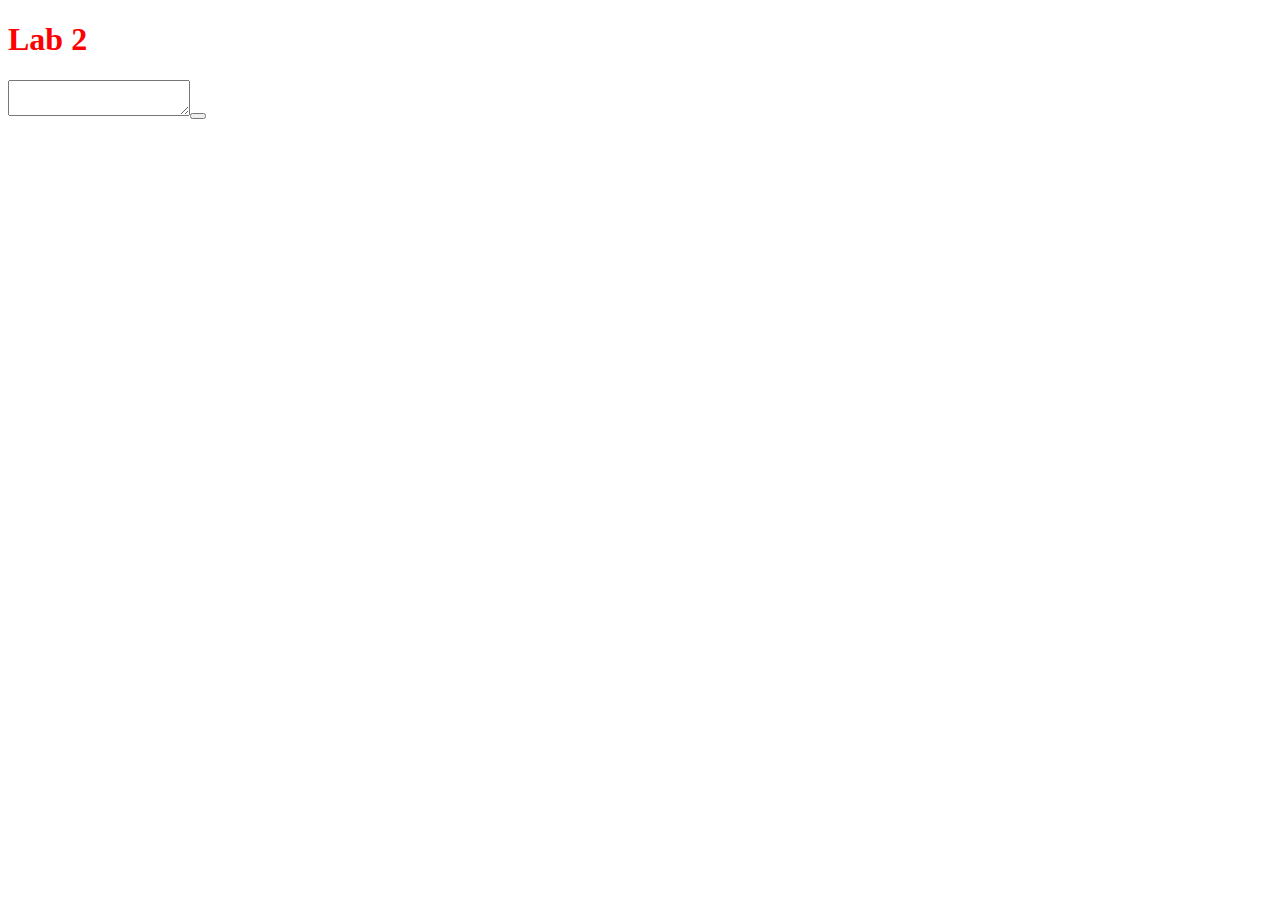
<file: Lab2/index.html>
<!DOCTYPE html>
<html lang="en">
<head>
    <meta charset="UTF-8">
    <meta name="viewport" content="width=device-width, initial-scale=1.0">
    <title>Document</title>
</head>
<body>
    <h1>Lab 2</h1>
</body>
<script src="script.js"></script>
</html>
</file>
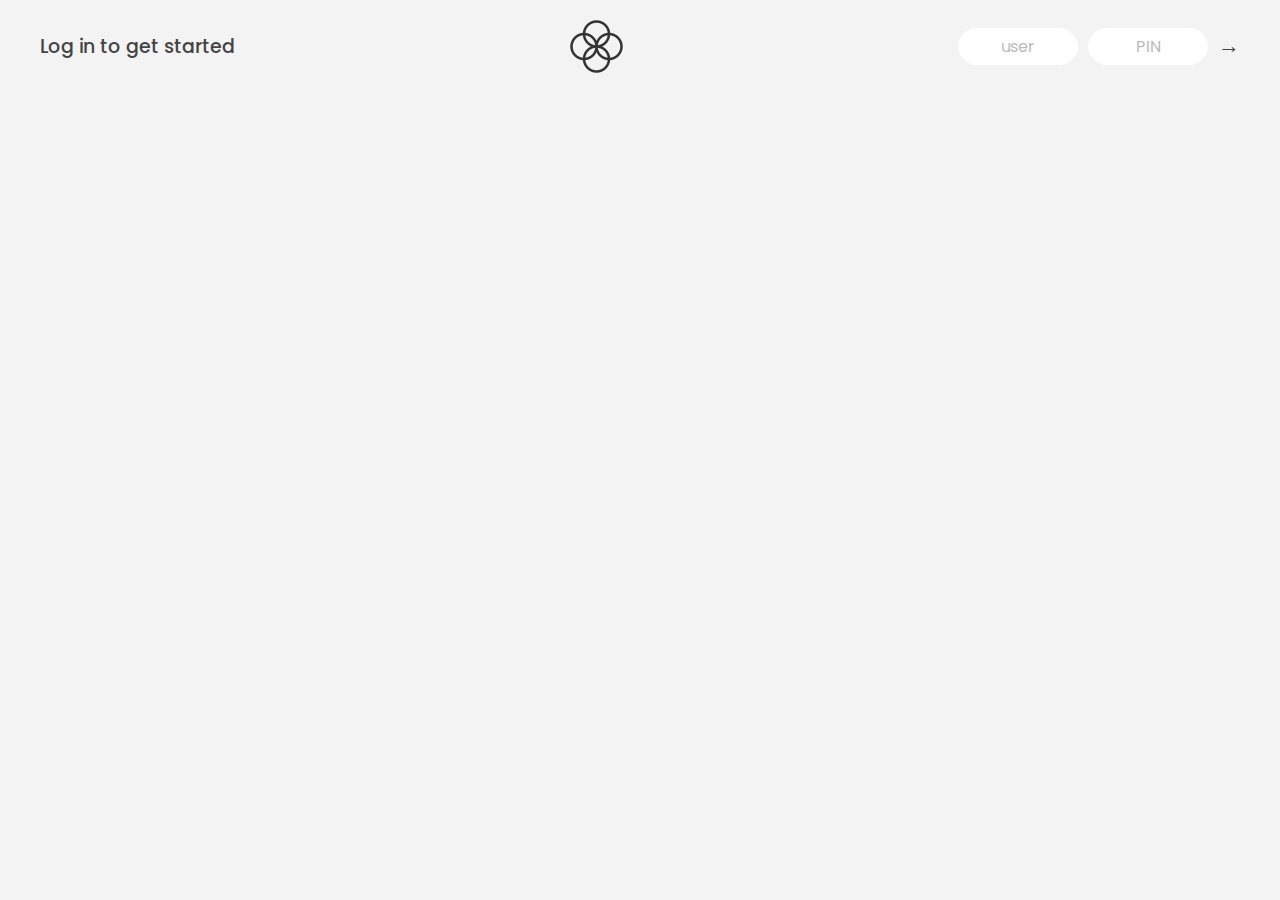
<file: BT_tuan_3/lab3.1/index.html>
<!DOCTYPE html>
<html lang="en">
  <head>
    <meta charset="UTF-8" />
    <meta name="viewport" content="width=device-width, initial-scale=1.0" />
    <meta http-equiv="X-UA-Compatible" content="ie=edge" />
    <link rel="shortcut icon" type="image/png" href="/icon.png" />

    <link
      href="https://fonts.googleapis.com/css?family=Poppins:400,500,600&display=swap"
      rel="stylesheet"
    />

    <link rel="stylesheet" href="style.css" />
    <title>Bankist</title>
  </head>
  <body>
    <!-- TOP NAVIGATION -->
    <nav>
      <p class="welcome">Log in to get started</p>
      <img src="logo.png" alt="Logo" class="logo" />
      <form class="login">
        <input
          type="text"
          placeholder="user"
          class="login__input login__input--user"
        />
        <!-- In practice, use type="password" -->
        <input
          type="text"
          placeholder="PIN"
          maxlength="4"
          class="login__input login__input--pin"
        />
        <button class="login__btn">&rarr;</button>
      </form>
    </nav>

    <main class="app">
      <!-- BALANCE -->
      <div class="balance">
        <div>
          <p class="balance__label">Current balance</p>
          <p class="balance__date">
            As of <span class="date">05/03/2037</span>
          </p>
        </div>
        <p class="balance__value">0000€</p>
      </div>

      <!-- MOVEMENTS -->
      <div class="movements">
        <div class="movements__row">
          <div class="movements__type movements__type--deposit">2 deposit</div>
          <div class="movements__date">3 days ago</div>
          <div class="movements__value">4 000€</div>
        </div>
        <div class="movements__row">
          <div class="movements__type movements__type--withdrawal">
            1 withdrawal
          </div>
          <div class="movements__date">24/01/2037</div>
          <div class="movements__value">-378€</div>
        </div>
      </div>

      <!-- SUMMARY -->
      <div class="summary">
        <p class="summary__label">In</p>
        <p class="summary__value summary__value--in">0000€</p>
        <p class="summary__label">Out</p>
        <p class="summary__value summary__value--out">0000€</p>
        <p class="summary__label">Interest</p>
        <p class="summary__value summary__value--interest">0000€</p>
        <button class="btn--sort">&downarrow; SORT</button>
      </div>

      <!-- OPERATION: TRANSFERS -->
      <div class="operation operation--transfer">
        <h2>Transfer money</h2>
        <form class="form form--transfer">
          <input type="text" class="form__input form__input--to" />
          <input type="number" class="form__input form__input--amount" />
          <button class="form__btn form__btn--transfer">&rarr;</button>
          <label class="form__label">Transfer to</label>
          <label class="form__label">Amount</label>
        </form>
      </div>

      <!-- OPERATION: LOAN -->
      <div class="operation operation--loan">
        <h2>Request loan</h2>
        <form class="form form--loan">
          <input type="number" class="form__input form__input--loan-amount" />
          <button class="form__btn form__btn--loan">&rarr;</button>
          <label class="form__label form__label--loan">Amount</label>
        </form>
      </div>

      <!-- OPERATION: CLOSE -->
      <div class="operation operation--close">
        <h2>Close account</h2>
        <form class="form form--close">
          <input type="text" class="form__input form__input--user" />
          <input
            type="password"
            maxlength="6"
            class="form__input form__input--pin"
          />
          <button class="form__btn form__btn--close">&rarr;</button>
          <label class="form__label">Confirm user</label>
          <label class="form__label">Confirm PIN</label>
        </form>
      </div>

      <!-- LOGOUT TIMER -->
      <p class="logout-timer">
        You will be logged out in <span class="timer">05:00</span>
      </p>
    </main>

    <!-- <footer>
      &copy; by Jonas Schmedtmann. Don't claim as your own :)
    </footer> -->

    <script src="script.js"></script>
  </body>
</html>
</file>
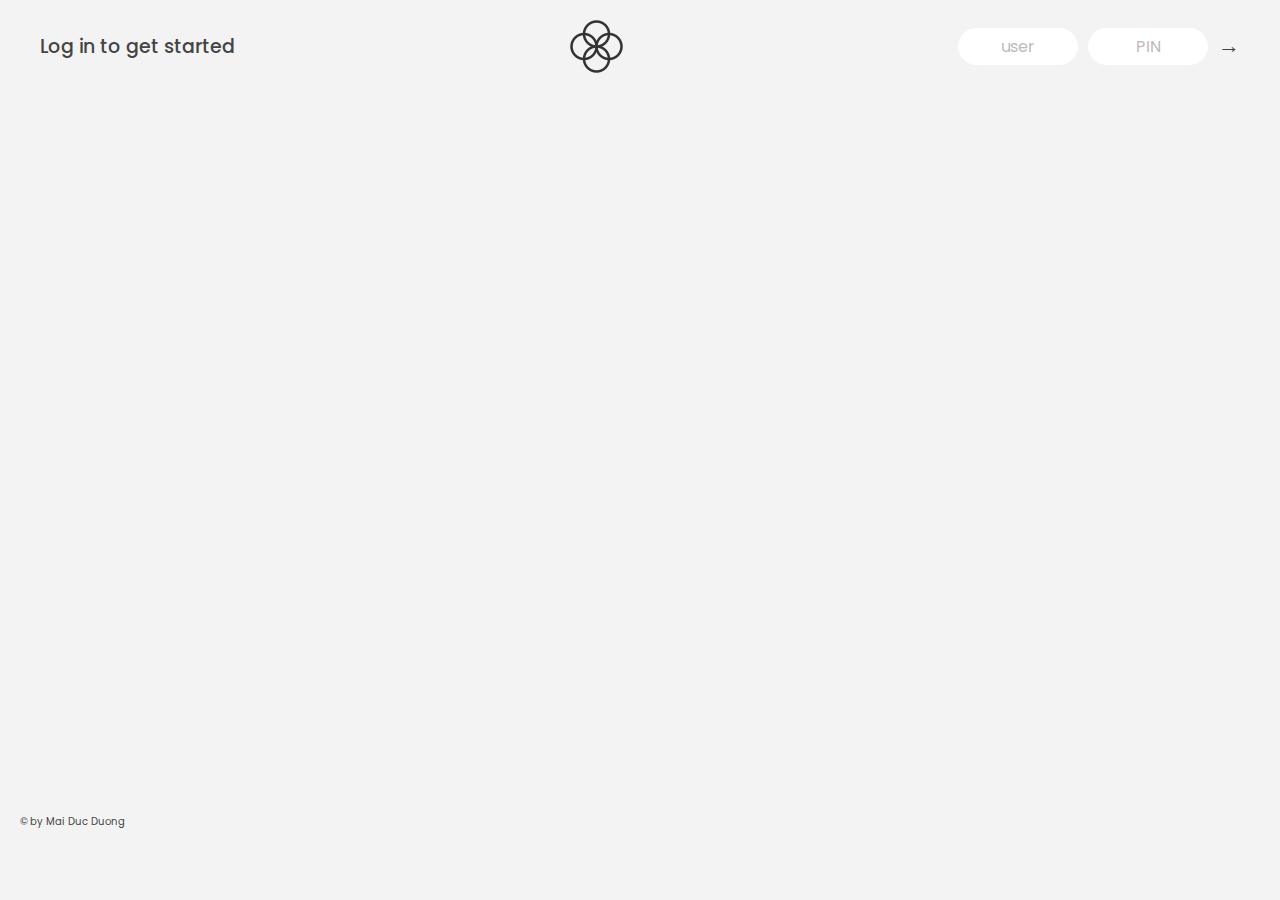
<file: BT_tuan_3/lab4.1/index.html>
<!doctype html>
<html lang="en">
  <head>
    <meta charset="UTF-8" />
    <meta name="viewport" content="width=device-width, initial-scale=1.0" />
    <meta http-equiv="X-UA-Compatible" content="ie=edge" />
    <link rel="shortcut icon" type="image/png" href="/icon.png" />

    <link
      href="https://fonts.googleapis.com/css?family=Poppins:400,500,600&display=swap"
      rel="stylesheet"
    />

    <link rel="stylesheet" href="style.css" />
    <title>Bankist</title>
  </head>
  <body>
    <nav>
      <p class="welcome">Log in to get started</p>
      <img src="logo.png" alt="Logo" class="logo" />
      <form class="login">
        <input
          type="text"
          placeholder="user"
          class="login__input login__input--user"
        />
        <input
          type="text"
          placeholder="PIN"
          maxlength="4"
          class="login__input login__input--pin"
        />
        <button class="login__btn">&rarr;</button>
      </form>
    </nav>

    <main class="app">
      <div class="balance">
        <div>
          <p class="balance__label">Current balance</p>
          <p class="balance__date">
            As of <span class="date">05/03/2037</span>
          </p>
        </div>
        <p class="balance__value">0000€</p>
      </div>

      <div class="movements">
        <div class="movements__row">
          <div class="movements__type movements__type--deposit">2 deposit</div>
          <div class="movements__date">3 days ago</div>
          <div class="movements__value">4 000€</div>
        </div>
        <div class="movements__row">
          <div class="movements__type movements__type--withdrawal">
            1 withdrawal
          </div>
          <div class="movements__date">24/01/2037</div>
          <div class="movements__value">-378€</div>
        </div>
      </div>

      <div class="summary">
        <p class="summary__label">In</p>
        <p class="summary__value summary__value--in">0000€</p>
        <p class="summary__label">Out</p>
        <p class="summary__value summary__value--out">0000€</p>
        <p class="summary__label">Interest</p>
        <p class="summary__value summary__value--interest">0000€</p>
        <button class="btn--sort">&downarrow; SORT</button>
      </div>

      <div class="operation operation--transfer">
        <h2>Transfer money</h2>
        <form class="form form--transfer">
          <input type="text" class="form__input form__input--to" />
          <input type="number" class="form__input form__input--amount" />
          <button class="form__btn form__btn--transfer">&rarr;</button>
          <label class="form__label">Transfer to</label>
          <label class="form__label">Amount</label>
        </form>
      </div>

      <div class="operation operation--loan">
        <h2>Request loan</h2>
        <form class="form form--loan">
          <input type="number" class="form__input form__input--loan-amount" />
          <button class="form__btn form__btn--loan">&rarr;</button>
          <label class="form__label form__label--loan">Amount</label>
        </form>
      </div>

      <div class="operation operation--close">
        <h2>Close account</h2>
        <form class="form form--close">
          <input type="text" class="form__input form__input--user" />
          <input
            type="password"
            maxlength="6"
            class="form__input form__input--pin"
          />
          <button class="form__btn form__btn--close">&rarr;</button>
          <label class="form__label">Confirm user</label>
          <label class="form__label">Confirm PIN</label>
        </form>
      </div>

      <p class="logout-timer">
        You will be logged out in <span class="timer">05:00</span>
      </p>
    </main>

    <footer>
      &copy; by Mai Duc Duong
    </footer>

    <script src="script.js"></script>
  </body>
</html>
</file>
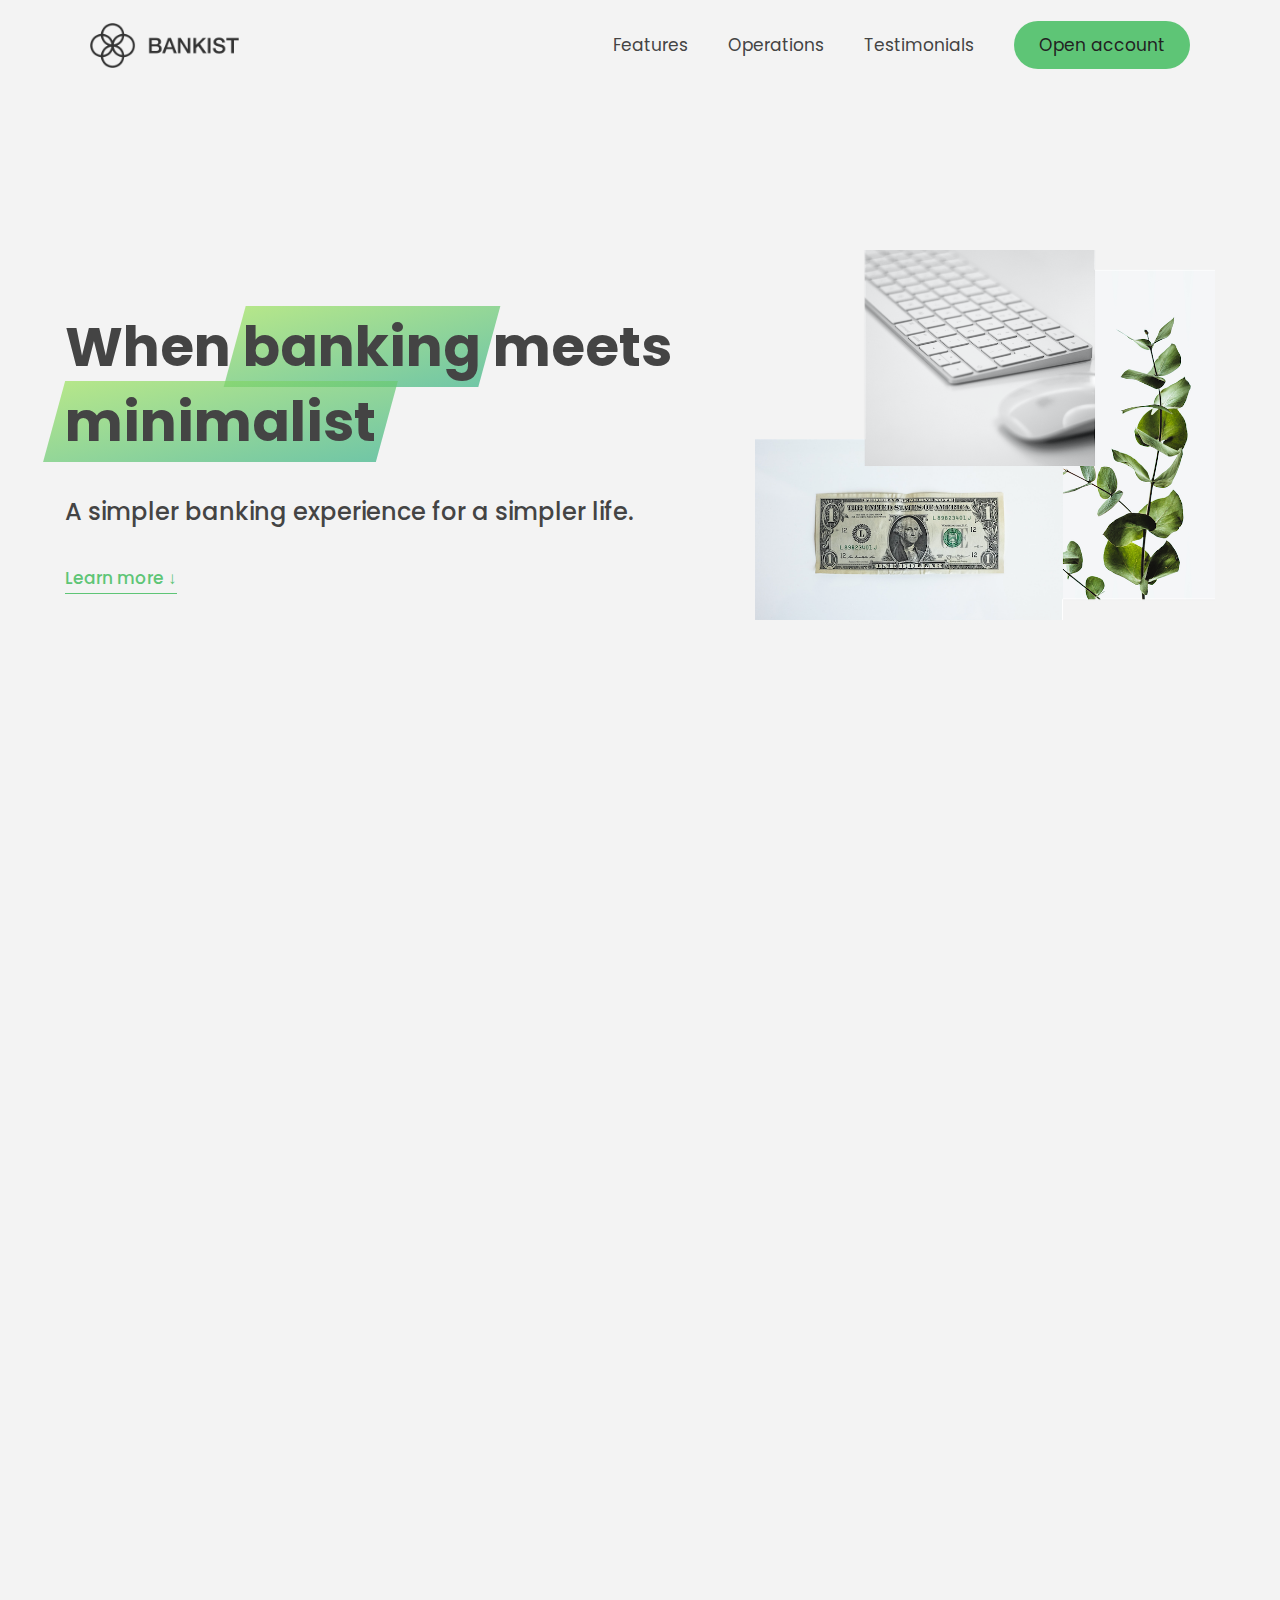
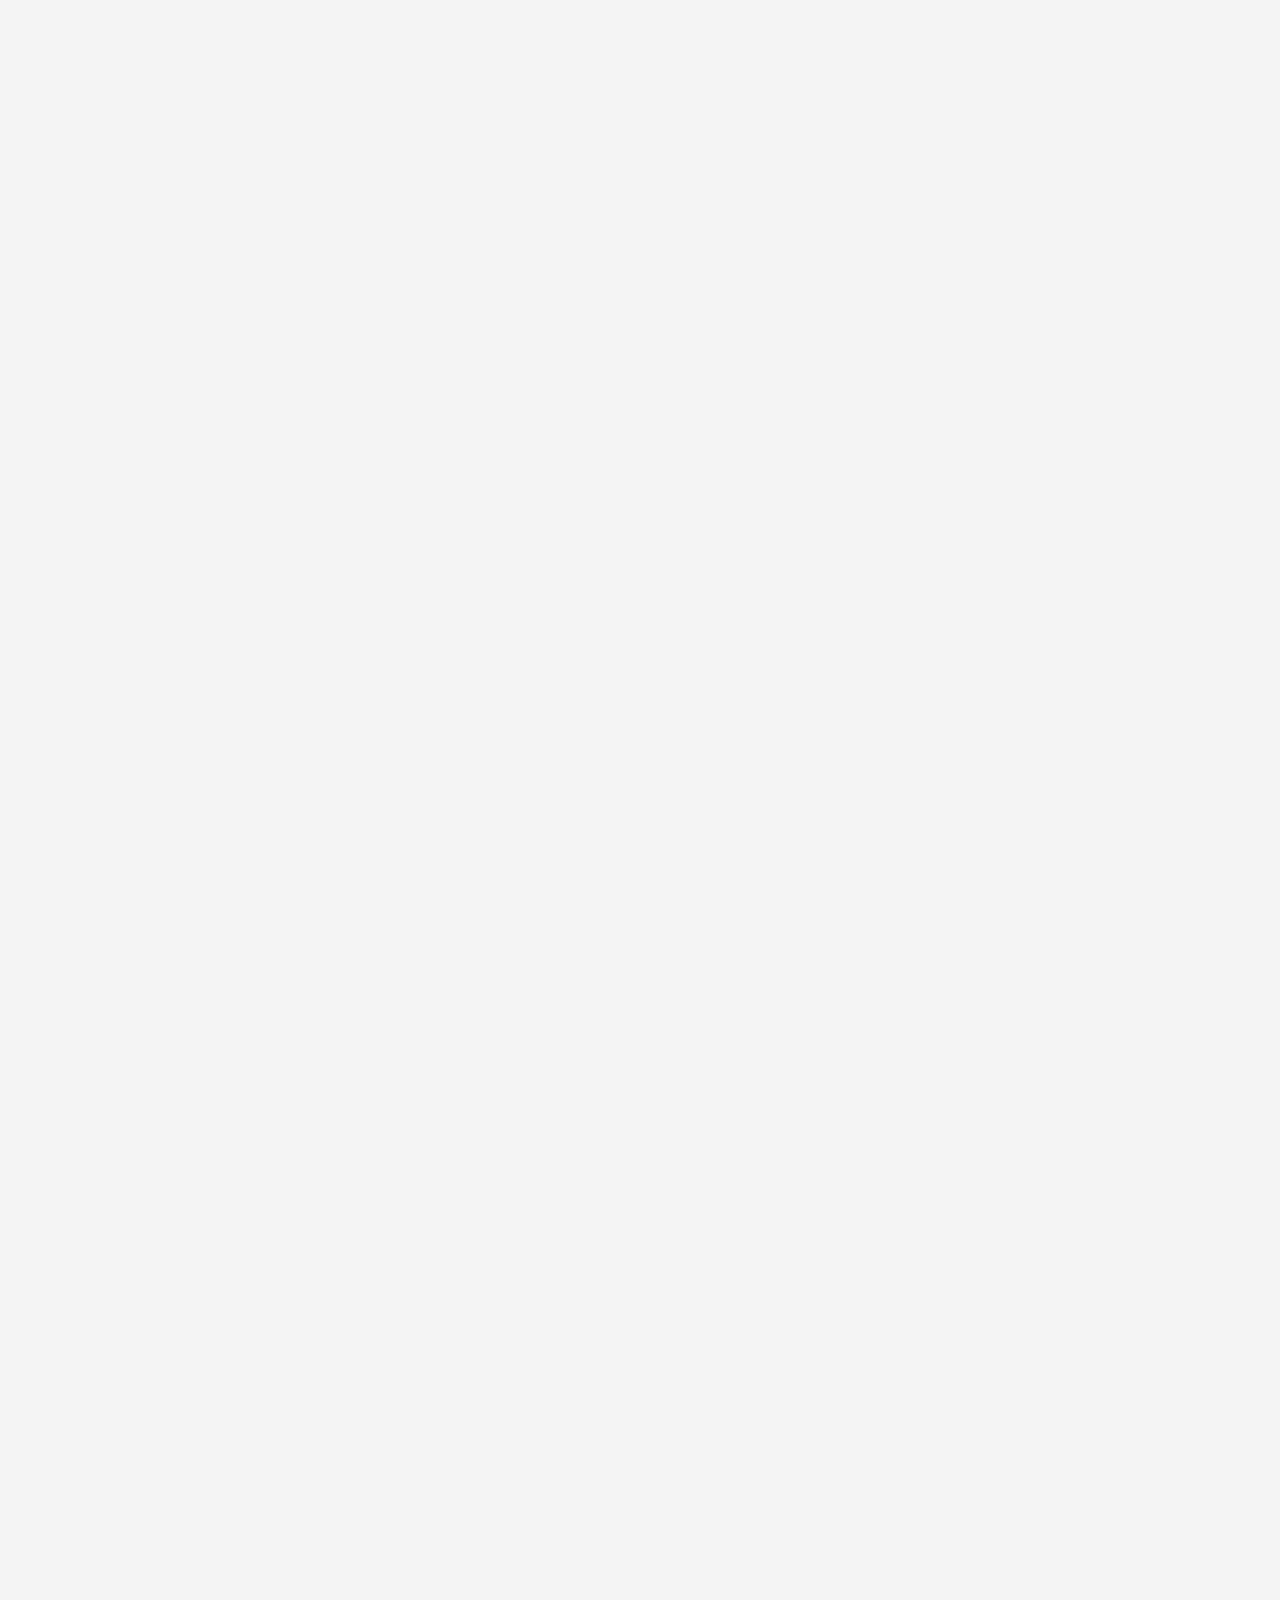
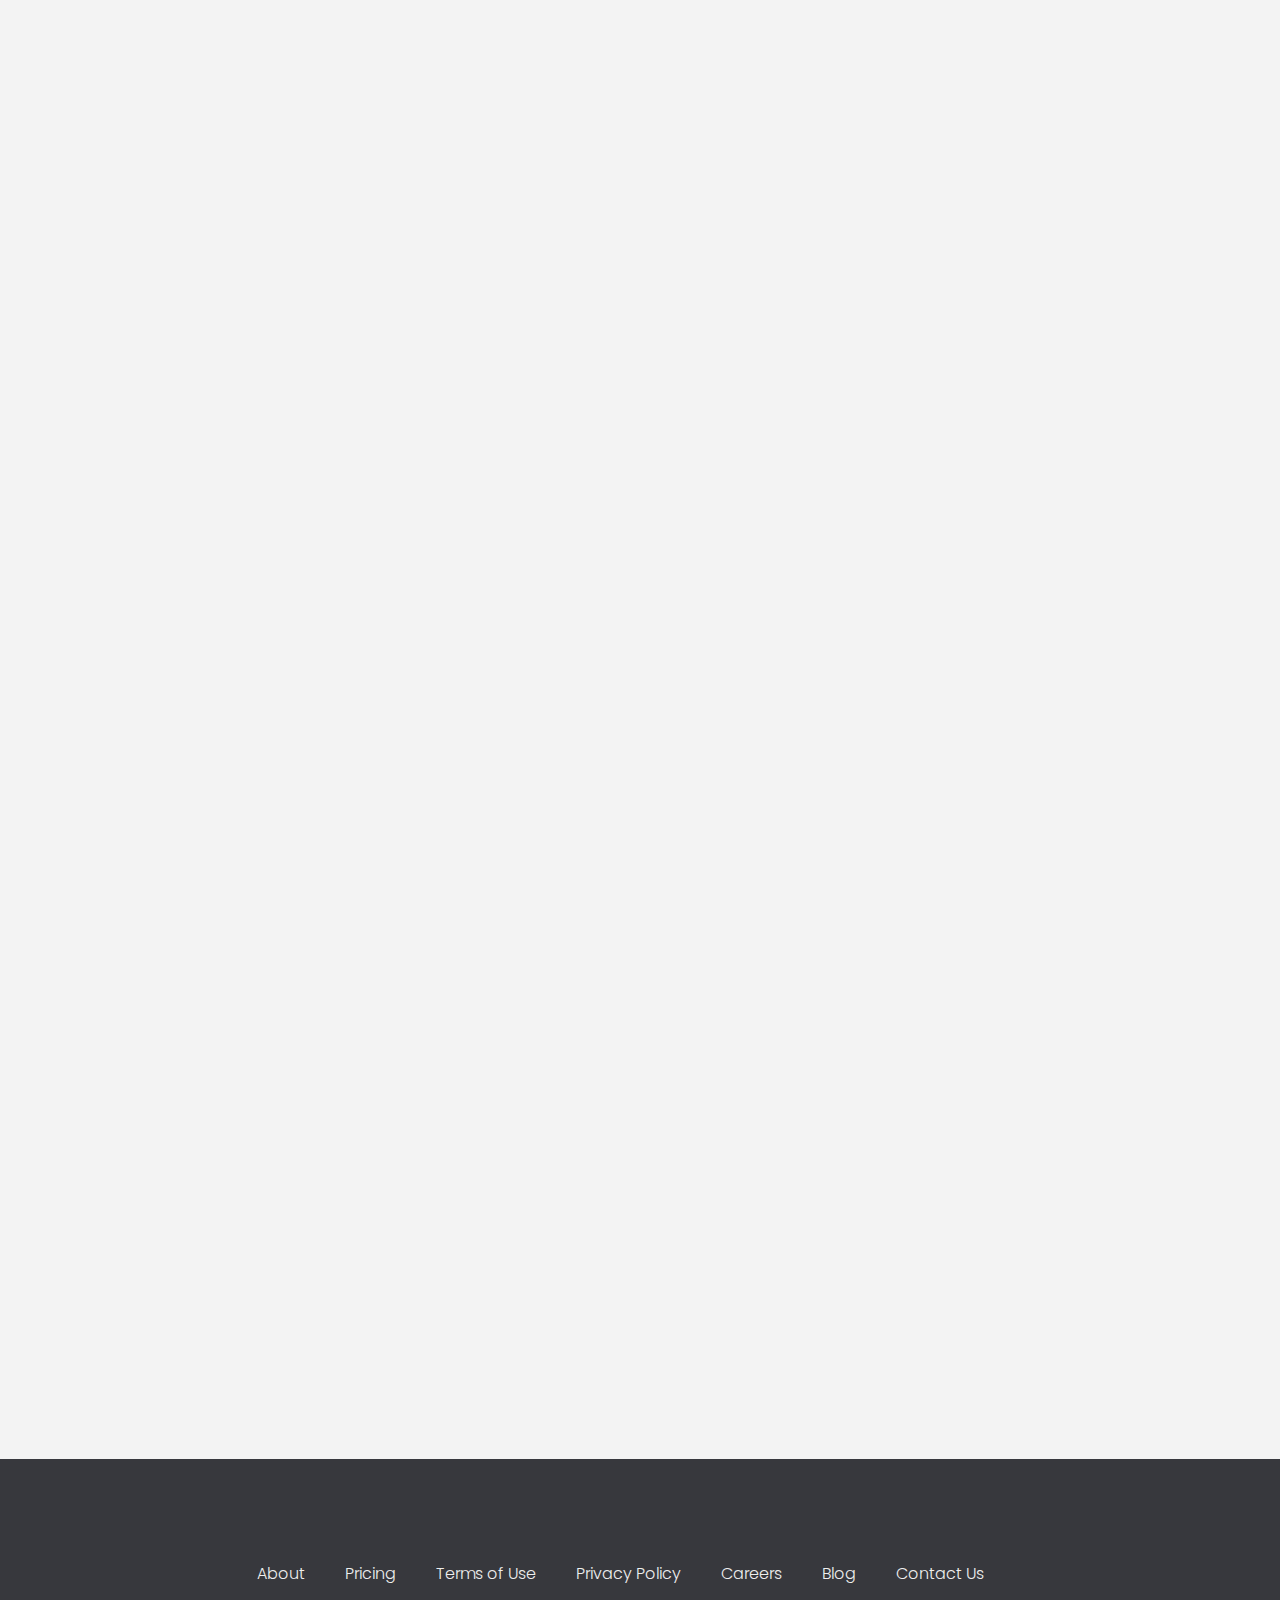
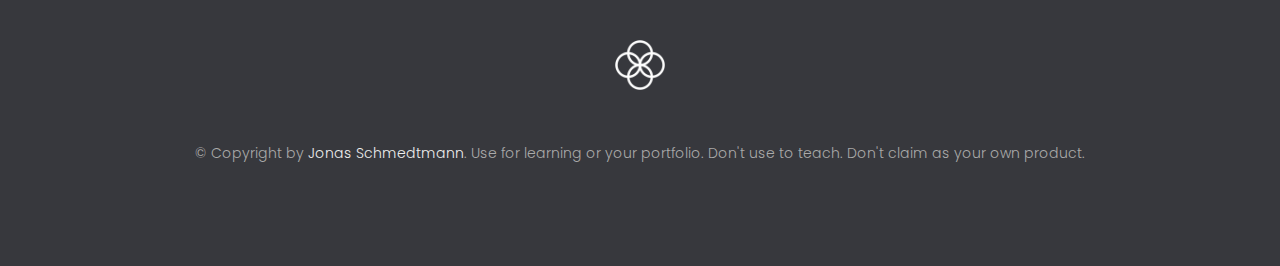
<file: BT_tuan_4/lab5/index.html>
<!DOCTYPE html>
<html lang="en">
  <head>
    <meta charset="UTF-8" />
    <meta name="viewport" content="width=device-width, initial-scale=1.0" />
    <meta http-equiv="X-UA-Compatible" content="ie=edge" />
    <link rel="shortcut icon" type="image/png" href="img/icon.png" />

    <link
      href="https://fonts.googleapis.com/css?family=Poppins:300,400,500,600&display=swap"
      rel="stylesheet"
    />
    <link rel="stylesheet" href="style.css" />
    <title>Bankist | When Banking meets Minimalist</title>

    <script defer src="script.js"></script>
  </head>
  <body>
    <header class="header">
      <nav class="nav">
        <img
          src="img/logo.png"
          alt="Bankist logo"
          class="nav__logo"
          id="logo"
          designer="Jonas"
          data-version-number="3.0"
        />
        <ul class="nav__links">
          <li class="nav__item">
            <a class="nav__link" href="#section--1">Features</a>
          </li>
          <li class="nav__item">
            <a class="nav__link" href="#section--2">Operations</a>
          </li>
          <li class="nav__item">
            <a class="nav__link" href="#section--3">Testimonials</a>
          </li>
          <li class="nav__item">
            <a class="nav__link nav__link--btn btn--show-modal" href="#"
              >Open account</a
            >
          </li>
        </ul>
      </nav>

      <div class="header__title">
        <h1>
          When
          <span class="highlight">banking</span>
          meets<br />
          <span class="highlight">minimalist</span>
        </h1>
        <h4>A simpler banking experience for a simpler life.</h4>
        <button class="btn--text btn--scroll-to">Learn more &DownArrow;</button>
        <img
          src="img/hero.png"
          class="header__img"
          alt="Minimalist bank items"
        />
      </div>
    </header>

    <section class="section" id="section--1">
      <div class="section__title">
        <h2 class="section__description">Features</h2>
        <h3 class="section__header">
          Everything you need in a modern bank and more.
        </h3>
      </div>

      <div class="features">
        <img
          src="img/digital-lazy.jpg"
          data-src="img/digital.jpg"
          alt="Computer"
          class="features__img lazy-img"
        />
        <div class="features__feature">
          <div class="features__icon">
            <svg>
              <use xlink:href="img/icons.svg#icon-monitor"></use>
            </svg>
          </div>
          <h5 class="features__header">100% digital bank</h5>
          <p>
            Lorem ipsum dolor sit amet consectetur adipisicing elit. Unde alias
            sint quos? Accusantium a fugiat porro reiciendis saepe quibusdam
            debitis ducimus.
          </p>
        </div>

        <div class="features__feature">
          <div class="features__icon">
            <svg>
              <use xlink:href="img/icons.svg#icon-trending-up"></use>
            </svg>
          </div>
          <h5 class="features__header">Watch your money grow</h5>
          <p>
            Nesciunt quos autem dolorum voluptates cum dolores dicta fuga
            inventore ab? Nulla incidunt eius numquam sequi iste pariatur
            quibusdam!
          </p>
        </div>
        <img
          src="img/grow-lazy.jpg"
          data-src="img/grow.jpg"
          alt="Plant"
          class="features__img lazy-img"
        />

        <img
          src="img/card-lazy.jpg"
          data-src="img/card.jpg"
          alt="Credit card"
          class="features__img lazy-img"
        />
        <div class="features__feature">
          <div class="features__icon">
            <svg>
              <use xlink:href="img/icons.svg#icon-credit-card"></use>
            </svg>
          </div>
          <h5 class="features__header">Free debit card included</h5>
          <p>
            Quasi, fugit in cumque cupiditate reprehenderit debitis animi enim
            eveniet consequatur odit quam quos possimus assumenda dicta fuga
            inventore ab.
          </p>
        </div>
      </div>
    </section>

    <section class="section" id="section--2">
      <div class="section__title">
        <h2 class="section__description">Operations</h2>
        <h3 class="section__header">
          Everything as simple as possible, but no simpler.
        </h3>
      </div>

      <div class="operations">
        <div class="operations__tab-container">
          <button
            class="btn operations__tab operations__tab--1 operations__tab--active"
            data-tab="1"
          >
            <span>01</span>Instant Transfers
          </button>
          <button class="btn operations__tab operations__tab--2" data-tab="2">
            <span>02</span>Instant Loans
          </button>
          <button class="btn operations__tab operations__tab--3" data-tab="3">
            <span>03</span>Instant Closing
          </button>
        </div>
        <div
          class="operations__content operations__content--1 operations__content--active"
        >
          <div class="operations__icon operations__icon--1">
            <svg>
              <use xlink:href="img/icons.svg#icon-upload"></use>
            </svg>
          </div>
          <h5 class="operations__header">
            Tranfser money to anyone, instantly! No fees, no BS.
          </h5>
          <p>
            Lorem ipsum dolor sit amet, consectetur adipisicing elit, sed do
            eiusmod tempor incididunt ut labore et dolore magna aliqua. Ut enim
            ad minim veniam, quis nostrud exercitation ullamco laboris nisi ut
            aliquip ex ea commodo consequat.
          </p>
        </div>

        <div class="operations__content operations__content--2">
          <div class="operations__icon operations__icon--2">
            <svg>
              <use xlink:href="img/icons.svg#icon-home"></use>
            </svg>
          </div>
          <h5 class="operations__header">
            Buy a home or make your dreams come true, with instant loans.
          </h5>
          <p>
            Duis aute irure dolor in reprehenderit in voluptate velit esse
            cillum dolore eu fugiat nulla pariatur. Excepteur sint occaecat
            cupidatat non proident, sunt in culpa qui officia deserunt mollit
            anim id est laborum.
          </p>
        </div>
        <div class="operations__content operations__content--3">
          <div class="operations__icon operations__icon--3">
            <svg>
              <use xlink:href="img/icons.svg#icon-user-x"></use>
            </svg>
          </div>
          <h5 class="operations__header">
            No longer need your account? No problem! Close it instantly.
          </h5>
          <p>
            Excepteur sint occaecat cupidatat non proident, sunt in culpa qui
            officia deserunt mollit anim id est laborum. Ut enim ad minim
            veniam, quis nostrud exercitation ullamco laboris nisi ut aliquip ex
            ea commodo consequat.
          </p>
        </div>
      </div>
    </section>

    <section class="section" id="section--3">
      <div class="section__title section__title--testimonials">
        <h2 class="section__description">Not sure yet?</h2>
        <h3 class="section__header">
          Millions of Bankists are already making their lifes simpler.
        </h3>
      </div>

      <div class="slider">
        <div class="slide">
          <div class="testimonial">
            <h5 class="testimonial__header">Best financial decision ever!</h5>
            <blockquote class="testimonial__text">
              Lorem ipsum dolor sit, amet consectetur adipisicing elit.
              Accusantium quas quisquam non? Quas voluptate nulla minima
              deleniti optio ullam nesciunt, numquam corporis et asperiores
              laboriosam sunt, praesentium suscipit blanditiis. Necessitatibus
              id alias reiciendis, perferendis facere pariatur dolore veniam
              autem esse non voluptatem saepe provident nihil molestiae.
            </blockquote>
            <address class="testimonial__author">
              <img src="img/user-1.jpg" alt="" class="testimonial__photo" />
              <h6 class="testimonial__name">Aarav Lynn</h6>
              <p class="testimonial__location">San Francisco, USA</p>
            </address>
          </div>
        </div>

        <div class="slide">
          <div class="testimonial">
            <h5 class="testimonial__header">
              The last step to becoming a complete minimalist
            </h5>
            <blockquote class="testimonial__text">
              Quisquam itaque deserunt ullam, quia ea repellendus provident,
              ducimus neque ipsam modi voluptatibus doloremque, corrupti
              laborum. Incidunt numquam perferendis veritatis neque repellendus.
              Lorem, ipsum dolor sit amet consectetur adipisicing elit. Illo
              deserunt exercitationem deleniti.
            </blockquote>
            <address class="testimonial__author">
              <img src="img/user-2.jpg" alt="" class="testimonial__photo" />
              <h6 class="testimonial__name">Miyah Miles</h6>
              <p class="testimonial__location">London, UK</p>
            </address>
          </div>
        </div>

        <div class="slide">
          <div class="testimonial">
            <h5 class="testimonial__header">
              Finally free from old-school banks
            </h5>
            <blockquote class="testimonial__text">
              Debitis, nihil sit minus suscipit magni aperiam vel tenetur
              incidunt commodi architecto numquam omnis nulla autem,
              necessitatibus blanditiis modi similique quidem. Odio aliquam
              culpa dicta beatae quod maiores ipsa minus consequatur error sunt,
              deleniti saepe aliquid quos inventore sequi. Necessitatibus id
              alias reiciendis, perferendis facere.
            </blockquote>
            <address class="testimonial__author">
              <img src="img/user-3.jpg" alt="" class="testimonial__photo" />
              <h6 class="testimonial__name">Francisco Gomes</h6>
              <p class="testimonial__location">Lisbon, Portugal</p>
            </address>
          </div>
        </div>

        <button class="slider__btn slider__btn--left">&larr;</button>
        <button class="slider__btn slider__btn--right">&rarr;</button>
        <div class="dots"></div>
      </div>
    </section>

    <section class="section section--sign-up">
      <div class="section__title">
        <h3 class="section__header">
          The best day to join Bankist was one year ago. The second best is
          today!
        </h3>
      </div>
      <button class="btn btn--show-modal">Open your free account today!</button>
    </section>

    <footer class="footer">
      <ul class="footer__nav">
        <li class="footer__item">
          <a class="footer__link" href="#">About</a>
        </li>
        <li class="footer__item">
          <a class="footer__link" href="#">Pricing</a>
        </li>
        <li class="footer__item">
          <a class="footer__link" href="#">Terms of Use</a>
        </li>
        <li class="footer__item">
          <a class="footer__link" href="#">Privacy Policy</a>
        </li>
        <li class="footer__item">
          <a class="footer__link" href="#">Careers</a>
        </li>
        <li class="footer__item">
          <a class="footer__link" href="#">Blog</a>
        </li>
        <li class="footer__item">
          <a class="footer__link" href="#">Contact Us</a>
        </li>
      </ul>
      <img src="img/icon.png" alt="Logo" class="footer__logo" />
      <p class="footer__copyright">
        &copy; Copyright by
        <a
          class="footer__link twitter-link"
          target="_blank"
          href="https://twitter.com/jonasschmedtman"
          >Jonas Schmedtmann</a
        >. Use for learning or your portfolio. Don't use to teach. Don't claim
        as your own product.
      </p>
    </footer>

    <div class="modal hidden">
      <button class="btn--close-modal">&times;</button>
      <h2 class="modal__header">
        Open your bank account <br />
        in just <span class="highlight">5 minutes</span>
      </h2>
      <form class="modal__form">
        <label>First Name</label>
        <input type="text" />
        <label>Last Name</label>
        <input type="text" />
        <label>Email Address</label>
        <input type="email" />
        <button class="btn">Next step &rarr;</button>
      </form>
    </div>
    <div class="overlay hidden"></div>

  </body>
</html>
</file>
<file: BT_tuan_3/lab3.1/style.css>
* {
  margin: 0;
  padding: 0;
  box-sizing: inherit;
}

html {
  font-size: 62.5%;
  box-sizing: border-box;
}

body {
  font-family: 'Poppins', sans-serif;
  color: #444;
  background-color: #f3f3f3;
  height: 100vh;
  padding: 2rem;
}

nav {
  display: flex;
  justify-content: space-between;
  align-items: center;
  padding: 0 2rem;
}

.welcome {
  font-size: 1.9rem;
  font-weight: 500;
}

.logo {
  height: 5.25rem;
}

.login {
  display: flex;
}

.login__input {
  border: none;
  padding: 0.5rem 2rem;
  font-size: 1.6rem;
  font-family: inherit;
  text-align: center;
  width: 12rem;
  border-radius: 10rem;
  margin-right: 1rem;
  color: inherit;
  border: 1px solid #fff;
  transition: all 0.3s;
}

.login__input:focus {
  outline: none;
  border: 1px solid #ccc;
}

.login__input::placeholder {
  color: #bbb;
}

.login__btn {
  border: none;
  background: none;
  font-size: 2.2rem;
  color: inherit;
  cursor: pointer;
  transition: all 0.3s;
}

.login__btn:hover,
.login__btn:focus,
.btn--sort:hover,
.btn--sort:focus {
  outline: none;
  color: #777;
}

/* MAIN */
.app {
  position: relative;
  max-width: 100rem;
  margin: 4rem auto;
  display: grid;
  grid-template-columns: 4fr 3fr;
  grid-template-rows: auto repeat(3, 15rem) auto;
  gap: 2rem;

  /* NOTE This creates the fade in/out anumation */
  opacity: 0;
  transition: all 1s;
}

.balance {
  grid-column: 1 / span 2;
  display: flex;
  align-items: flex-end;
  justify-content: space-between;
  margin-bottom: 2rem;
}

.balance__label {
  font-size: 2.2rem;
  font-weight: 500;
  margin-bottom: -0.2rem;
}

.balance__date {
  font-size: 1.4rem;
  color: #888;
}

.balance__value {
  font-size: 4.5rem;
  font-weight: 400;
}

/* MOVEMENTS */
.movements {
  grid-row: 2 / span 3;
  background-color: #fff;
  border-radius: 1rem;
  overflow: scroll;
}

.movements__row {
  padding: 2.25rem 4rem;
  display: flex;
  align-items: center;
  border-bottom: 1px solid #eee;
}

.movements__type {
  font-size: 1.1rem;
  text-transform: uppercase;
  font-weight: 500;
  color: #fff;
  padding: 0.1rem 1rem;
  border-radius: 10rem;
  margin-right: 2rem;
}

.movements__date {
  font-size: 1.1rem;
  text-transform: uppercase;
  font-weight: 500;
  color: #666;
}

.movements__type--deposit {
  background-image: linear-gradient(to top left, #39b385, #9be15d);
}

.movements__type--withdrawal {
  background-image: linear-gradient(to top left, #e52a5a, #ff585f);
}

.movements__value {
  font-size: 1.7rem;
  margin-left: auto;
}

/* SUMMARY */
.summary {
  grid-row: 5 / 6;
  display: flex;
  align-items: baseline;
  padding: 0 0.3rem;
  margin-top: 1rem;
}

.summary__label {
  font-size: 1.2rem;
  font-weight: 500;
  text-transform: uppercase;
  margin-right: 0.8rem;
}

.summary__value {
  font-size: 2.2rem;
  margin-right: 2.5rem;
}

.summary__value--in,
.summary__value--interest {
  color: #66c873;
}

.summary__value--out {
  color: #f5465d;
}

.btn--sort {
  margin-left: auto;
  border: none;
  background: none;
  font-size: 1.3rem;
  font-weight: 500;
  cursor: pointer;
}

/* OPERATIONS */
.operation {
  border-radius: 1rem;
  padding: 3rem 4rem;
  color: #333;
}

.operation--transfer {
  background-image: linear-gradient(to top left, #ffb003, #ffcb03);
}

.operation--loan {
  background-image: linear-gradient(to top left, #39b385, #9be15d);
}

.operation--close {
  background-image: linear-gradient(to top left, #e52a5a, #ff585f);
}

h2 {
  margin-bottom: 1.5rem;
  font-size: 1.7rem;
  font-weight: 600;
  color: #333;
}

.form {
  display: grid;
  grid-template-columns: 2.5fr 2.5fr 1fr;
  grid-template-rows: auto auto;
  gap: 0.4rem 1rem;
}

/* Exceptions for interst */
.form.form--loan {
  grid-template-columns: 2.5fr 1fr 2.5fr;
}
.form__label--loan {
  grid-row: 2;
}
/* End exceptions */

.form__input {
  width: 100%;
  border: none;
  background-color: rgba(255, 255, 255, 0.4);
  font-family: inherit;
  font-size: 1.5rem;
  text-align: center;
  color: #333;
  padding: 0.3rem 1rem;
  border-radius: 0.7rem;
  transition: all 0.3s;
}

.form__input:focus {
  outline: none;
  background-color: rgba(255, 255, 255, 0.6);
}

.form__label {
  font-size: 1.3rem;
  text-align: center;
}

.form__btn {
  border: none;
  border-radius: 0.7rem;
  font-size: 1.8rem;
  background-color: #fff;
  cursor: pointer;
  transition: all 0.3s;
}

.form__btn:focus {
  outline: none;
  background-color: rgba(255, 255, 255, 0.8);
}

.logout-timer {
  padding: 0 0.3rem;
  margin-top: 1.9rem;
  text-align: right;
  font-size: 1.25rem;
}

.timer {
  font-weight: 600;
}
</file>
<file: BT_tuan_3/lab4.1/style.css>
* {
  margin: 0;
  padding: 0;
  box-sizing: inherit;
}

html {
  font-size: 62.5%;
  box-sizing: border-box;
}

body {
  font-family: 'Poppins', sans-serif;
  color: #444;
  background-color: #f3f3f3;
  height: 100vh;
  padding: 2rem;
}

nav {
  display: flex;
  justify-content: space-between;
  align-items: center;
  padding: 0 2rem;
}

.welcome {
  font-size: 1.9rem;
  font-weight: 500;
}

.logo {
  height: 5.25rem;
}

.login {
  display: flex;
}

.login__input {
  border: none;
  padding: 0.5rem 2rem;
  font-size: 1.6rem;
  font-family: inherit;
  text-align: center;
  width: 12rem;
  border-radius: 10rem;
  margin-right: 1rem;
  color: inherit;
  border: 1px solid #fff;
  transition: all 0.3s;
}

.login__input:focus {
  outline: none;
  border: 1px solid #ccc;
}

.login__input::placeholder {
  color: #bbb;
}

.login__btn {
  border: none;
  background: none;
  font-size: 2.2rem;
  color: inherit;
  cursor: pointer;
  transition: all 0.3s;
}

.login__btn:hover,
.login__btn:focus,
.btn--sort:hover,
.btn--sort:focus {
  outline: none;
  color: #777;
}

/* MAIN */
.app {
  position: relative;
  max-width: 100rem;
  margin: 4rem auto;
  display: grid;
  grid-template-columns: 4fr 3fr;
  grid-template-rows: auto repeat(3, 15rem) auto;
  gap: 2rem;

  /* NOTE This creates the fade in/out anumation */
  opacity: 0;
  transition: all 1s;
}

.balance {
  grid-column: 1 / span 2;
  display: flex;
  align-items: flex-end;
  justify-content: space-between;
  margin-bottom: 2rem;
}

.balance__label {
  font-size: 2.2rem;
  font-weight: 500;
  margin-bottom: -0.2rem;
}

.balance__date {
  font-size: 1.4rem;
  color: #888;
}

.balance__value {
  font-size: 4.5rem;
  font-weight: 400;
}

/* MOVEMENTS */
.movements {
  grid-row: 2 / span 3;
  background-color: #fff;
  border-radius: 1rem;
  overflow: scroll;
}

.movements__row {
  padding: 2.25rem 4rem;
  display: flex;
  align-items: center;
  border-bottom: 1px solid #eee;
}

.movements__type {
  font-size: 1.1rem;
  text-transform: uppercase;
  font-weight: 500;
  color: #fff;
  padding: 0.1rem 1rem;
  border-radius: 10rem;
  margin-right: 2rem;
}

.movements__date {
  font-size: 1.1rem;
  text-transform: uppercase;
  font-weight: 500;
  color: #666;
}

.movements__type--deposit {
  background-image: linear-gradient(to top left, #39b385, #9be15d);
}

.movements__type--withdrawal {
  background-image: linear-gradient(to top left, #e52a5a, #ff585f);
}

.movements__value {
  font-size: 1.7rem;
  margin-left: auto;
}

/* SUMMARY */
.summary {
  grid-row: 5 / 6;
  display: flex;
  align-items: baseline;
  padding: 0 0.3rem;
  margin-top: 1rem;
}

.summary__label {
  font-size: 1.2rem;
  font-weight: 500;
  text-transform: uppercase;
  margin-right: 0.8rem;
}

.summary__value {
  font-size: 2.2rem;
  margin-right: 2.5rem;
}

.summary__value--in,
.summary__value--interest {
  color: #66c873;
}

.summary__value--out {
  color: #f5465d;
}

.btn--sort {
  margin-left: auto;
  border: none;
  background: none;
  font-size: 1.3rem;
  font-weight: 500;
  cursor: pointer;
}

/* OPERATIONS */
.operation {
  border-radius: 1rem;
  padding: 3rem 4rem;
  color: #333;
}

.operation--transfer {
  background-image: linear-gradient(to top left, #ffb003, #ffcb03);
}

.operation--loan {
  background-image: linear-gradient(to top left, #39b385, #9be15d);
}

.operation--close {
  background-image: linear-gradient(to top left, #e52a5a, #ff585f);
}

h2 {
  margin-bottom: 1.5rem;
  font-size: 1.7rem;
  font-weight: 600;
  color: #333;
}

.form {
  display: grid;
  grid-template-columns: 2.5fr 2.5fr 1fr;
  grid-template-rows: auto auto;
  gap: 0.4rem 1rem;
}

/* Exceptions for interst */
.form.form--loan {
  grid-template-columns: 2.5fr 1fr 2.5fr;
}
.form__label--loan {
  grid-row: 2;
}
/* End exceptions */

.form__input {
  width: 100%;
  border: none;
  background-color: rgba(255, 255, 255, 0.4);
  font-family: inherit;
  font-size: 1.5rem;
  text-align: center;
  color: #333;
  padding: 0.3rem 1rem;
  border-radius: 0.7rem;
  transition: all 0.3s;
}

.form__input:focus {
  outline: none;
  background-color: rgba(255, 255, 255, 0.6);
}

.form__label {
  font-size: 1.3rem;
  text-align: center;
}

.form__btn {
  border: none;
  border-radius: 0.7rem;
  font-size: 1.8rem;
  background-color: #fff;
  cursor: pointer;
  transition: all 0.3s;
}

.form__btn:focus {
  outline: none;
  background-color: rgba(255, 255, 255, 0.8);
}

.logout-timer {
  padding: 0 0.3rem;
  margin-top: 1.9rem;
  text-align: right;
  font-size: 1.25rem;
}

.timer {
  font-weight: 600;
}
</file>
<file: BT_tuan_4/lab5/style.css>
:root {
  --color-primary: #5ec576;
  --color-secondary: #ffcb03;
  --color-tertiary: #ff585f;
  --color-primary-darker: #4bbb7d;
  --color-secondary-darker: #ffbb00;
  --color-tertiary-darker: #fd424b;
  --color-primary-opacity: #5ec5763a;
  --color-secondary-opacity: #ffcd0331;
  --color-tertiary-opacity: #ff58602d;
  --gradient-primary: linear-gradient(to top left, #39b385, #9be15d);
  --gradient-secondary: linear-gradient(to top left, #ffb003, #ffcb03);
}

* {
  margin: 0;
  padding: 0;
  box-sizing: inherit;
}

html {
  font-size: 62.5%;
  box-sizing: border-box;
}

body {
  font-family: 'Poppins', sans-serif;
  font-weight: 300;
  color: #444;
  line-height: 1.9;
  background-color: #f3f3f3;
}

.section {
  padding: 15rem 3rem;
  border-top: 1px solid #ddd;

  transition: transform 1s, opacity 1s;
}

.section--hidden {
  opacity: 0;
  transform: translateY(8rem);
}

.section__title {
  max-width: 80rem;
  margin: 0 auto 8rem auto;
}

.section__description {
  font-size: 1.8rem;
  font-weight: 600;
  text-transform: uppercase;
  color: var(--color-primary);
  margin-bottom: 1rem;
}

.section__header {
  font-size: 4rem;
  line-height: 1.3;
  font-weight: 500;
}

.btn {
  display: inline-block;
  background-color: var(--color-primary);
  font-size: 1.6rem;
  font-family: inherit;
  font-weight: 500;
  border: none;
  padding: 1.25rem 4.5rem;
  border-radius: 10rem;
  cursor: pointer;
  transition: all 0.3s;
}

.btn:hover {
  background-color: var(--color-primary-darker);
}

.btn--text {
  display: inline-block;
  background: none;
  font-size: 1.7rem;
  font-family: inherit;
  font-weight: 500;
  color: var(--color-primary);
  border: none;
  border-bottom: 1px solid currentColor;
  padding-bottom: 2px;
  cursor: pointer;
  transition: all 0.3s;
}

p {
  color: #666;
}

button:focus {
  outline: none;
}

img {
  transition: filter 0.5s;
}

.lazy-img {
  filter: blur(20px);
}

.nav {
  display: flex;
  justify-content: space-between;
  align-items: center;
  height: 9rem;
  width: 100%;
  padding: 0 6rem;
  z-index: 100;
}

.nav.sticky {
  position: fixed;
  background-color: rgba(255, 255, 255, 0.95);
}

.nav__logo {
  height: 4.5rem;
  transition: all 0.3s;
}

.nav__links {
  display: flex;
  align-items: center;
  list-style: none;
}

.nav__item {
  margin-left: 4rem;
}

.nav__link:link,
.nav__link:visited {
  font-size: 1.7rem;
  font-weight: 400;
  color: inherit;
  text-decoration: none;
  display: block;
  transition: all 0.3s;
}

.nav__link--btn:link,
.nav__link--btn:visited {
  padding: 0.8rem 2.5rem;
  border-radius: 3rem;
  background-color: var(--color-primary);
  color: #222;
}

.nav__link--btn:hover,
.nav__link--btn:active {
  color: inherit;
  background-color: var(--color-primary-darker);
  color: #333;
}

/* HEADER */
.header {
  padding: 0 3rem;
  height: 100vh;
  display: flex;
  flex-direction: column;
  align-items: center;
}

.header__title {
  flex: 1;

  max-width: 115rem;
  display: grid;
  grid-template-columns: 3fr 2fr;
  row-gap: 3rem;
  align-content: center;
  justify-content: center;

  align-items: start;
  justify-items: start;
}

h1 {
  font-size: 5.5rem;
  line-height: 1.35;
}

h4 {
  font-size: 2.4rem;
  font-weight: 500;
}

.header__img {
  width: 100%;
  grid-column: 2 / 3;
  grid-row: 1 / span 4;
  transform: translateY(-6rem);
}

.highlight {
  position: relative;
}

.highlight::after {
  display: block;
  content: '';
  position: absolute;
  bottom: 0;
  left: 0;
  height: 100%;
  width: 100%;
  z-index: -1;
  opacity: 0.7;
  transform: scale(1.07, 1.05) skewX(-15deg);
  background-image: var(--gradient-primary);
}

.features {
  display: grid;
  grid-template-columns: 1fr 1fr;
  gap: 4rem;
  margin: 0 12rem;
}

.features__img {
  width: 100%;
}

.features__feature {
  align-self: center;
  justify-self: center;
  width: 70%;
  font-size: 1.5rem;
}

.features__icon {
  display: flex;
  align-items: center;
  justify-content: center;
  background-color: var(--color-primary-opacity);
  height: 5.5rem;
  width: 5.5rem;
  border-radius: 50%;
  margin-bottom: 2rem;
}

.features__icon svg {
  height: 2.5rem;
  width: 2.5rem;
  fill: var(--color-primary);
}

.features__header {
  font-size: 2rem;
  margin-bottom: 1rem;
}

.operations {
  max-width: 100rem;
  margin: 12rem auto 0 auto;

  background-color: #fff;
}

.operations__tab-container {
  display: flex;
  justify-content: center;
}

.operations__tab {
  margin-right: 2.5rem;
  transform: translateY(-50%);
}

.operations__tab span {
  margin-right: 1rem;
  font-weight: 600;
  display: inline-block;
}

.operations__tab--1 {
  background-color: var(--color-secondary);
}

.operations__tab--1:hover {
  background-color: var(--color-secondary-darker);
}

.operations__tab--3 {
  background-color: var(--color-tertiary);
  margin: 0;
}

.operations__tab--3:hover {
  background-color: var(--color-tertiary-darker);
}

.operations__tab--active {
  transform: translateY(-66%);
}

.operations__content {
  display: none;

  font-size: 1.7rem;
  padding: 2.5rem 7rem 6.5rem 7rem;
}

.operations__content--active {
  display: grid;
  grid-template-columns: 7rem 1fr;
  column-gap: 3rem;
  row-gap: 0.5rem;
}

.operations__header {
  font-size: 2.25rem;
  font-weight: 500;
  align-self: center;
}

.operations__icon {
  display: flex;
  align-items: center;
  justify-content: center;
  height: 7rem;
  width: 7rem;
  border-radius: 50%;
}

.operations__icon svg {
  height: 2.75rem;
  width: 2.75rem;
}

.operations__content p {
  grid-column: 2;
}

.operations__icon--1 {
  background-color: var(--color-secondary-opacity);
}
.operations__icon--2 {
  background-color: var(--color-primary-opacity);
}
.operations__icon--3 {
  background-color: var(--color-tertiary-opacity);
}
.operations__icon--1 svg {
  fill: var(--color-secondary-darker);
}
.operations__icon--2 svg {
  fill: var(--color-primary);
}
.operations__icon--3 svg {
  fill: var(--color-tertiary);
}

.slider {
  max-width: 100rem;
  height: 50rem;
  margin: 0 auto;
  position: relative;

  overflow: hidden;
}

.slide {
  position: absolute;
  top: 0;
  width: 100%;
  height: 50rem;

  display: flex;
  align-items: center;
  justify-content: center;

  transition: transform 1s;
}

.slide > img {
  width: 100%;
  height: 100%;
  object-fit: cover;
}

.slider__btn {
  position: absolute;
  top: 50%;
  z-index: 10;

  border: none;
  background: rgba(255, 255, 255, 0.7);
  font-family: inherit;
  color: #333;
  border-radius: 50%;
  height: 5.5rem;
  width: 5.5rem;
  font-size: 3.25rem;
  cursor: pointer;
}

.slider__btn--left {
  left: 6%;
  transform: translate(-50%, -50%);
}

.slider__btn--right {
  right: 6%;
  transform: translate(50%, -50%);
}

.dots {
  position: absolute;
  bottom: 5%;
  left: 50%;
  transform: translateX(-50%);
  display: flex;
}

.dots__dot {
  border: none;
  background-color: #b9b9b9;
  opacity: 0.7;
  height: 1rem;
  width: 1rem;
  border-radius: 50%;
  margin-right: 1.75rem;
  cursor: pointer;
  transition: all 0.5s;

  
}

.dots__dot:last-child {
  margin: 0;
}

.dots__dot--active {
  background-color: #888;
  opacity: 1;
}

.testimonial {
  width: 65%;
  position: relative;
}

.testimonial::before {
  content: '\201C';
  position: absolute;
  top: -5.7rem;
  left: -6.8rem;
  line-height: 1;
  font-size: 20rem;
  font-family: inherit;
  color: var(--color-primary);
  z-index: -1;
}

.testimonial__header {
  font-size: 2.25rem;
  font-weight: 500;
  margin-bottom: 1.5rem;
}

.testimonial__text {
  font-size: 1.7rem;
  margin-bottom: 3.5rem;
  color: #666;
}

.testimonial__author {
  margin-left: 3rem;
  font-style: normal;

  display: grid;
  grid-template-columns: 6.5rem 1fr;
  column-gap: 2rem;
}

.testimonial__photo {
  grid-row: 1 / span 2;
  width: 6.5rem;
  border-radius: 50%;
}

.testimonial__name {
  font-size: 1.7rem;
  font-weight: 500;
  align-self: end;
  margin: 0;
}

.testimonial__location {
  font-size: 1.5rem;
}

.section__title--testimonials {
  margin-bottom: 4rem;
}

/* SIGNUP */
.section--sign-up {
  background-color: #37383d;
  border-top: none;
  border-bottom: 1px solid #444;
  text-align: center;
  padding: 10rem 3rem;
}

.section--sign-up .section__header {
  color: #fff;
  text-align: center;
}

.section--sign-up .section__title {
  margin-bottom: 6rem;
}

.section--sign-up .btn {
  font-size: 1.9rem;
  padding: 2rem 5rem;
}

/* FOOTER */
.footer {
  padding: 10rem 3rem;
  background-color: #37383d;
}

.footer__nav {
  list-style: none;
  display: flex;
  justify-content: center;
  margin-bottom: 5rem;
}

.footer__item {
  margin-right: 4rem;
}

.footer__link {
  font-size: 1.6rem;
  color: #eee;
  text-decoration: none;
}

.footer__logo {
  height: 5rem;
  display: block;
  margin: 0 auto;
  margin-bottom: 5rem;
}

.footer__copyright {
  font-size: 1.4rem;
  color: #aaa;
  text-align: center;
}

.footer__copyright .footer__link {
  font-size: 1.4rem;
}

/* MODAL WINDOW */
.modal {
  position: fixed;
  top: 50%;
  left: 50%;
  transform: translate(-50%, -50%);
  max-width: 60rem;
  background-color: #f3f3f3;
  padding: 5rem 6rem;
  box-shadow: 0 4rem 6rem rgba(0, 0, 0, 0.3);
  z-index: 1000;
  transition: all 0.5s;
}

.overlay {
  position: fixed;
  top: 0;
  left: 0;
  width: 100%;
  height: 100%;
  background-color: rgba(0, 0, 0, 0.5);
  backdrop-filter: blur(4px);
  z-index: 100;
  transition: all 0.5s;
}

.modal__header {
  font-size: 3.25rem;
  margin-bottom: 4.5rem;
  line-height: 1.5;
}

.modal__form {
  margin: 0 3rem;
  display: grid;
  grid-template-columns: 1fr 2fr;
  align-items: center;
  gap: 2.5rem;
}

.modal__form label {
  font-size: 1.7rem;
  font-weight: 500;
}

.modal__form input {
  font-size: 1.7rem;
  padding: 1rem 1.5rem;
  border: 1px solid #ddd;
  border-radius: 0.5rem;
}

.modal__form button {
  grid-column: 1 / span 2;
  justify-self: center;
  margin-top: 1rem;
}

.btn--close-modal {
  font-family: inherit;
  color: inherit;
  position: absolute;
  top: 0.5rem;
  right: 2rem;
  font-size: 4rem;
  cursor: pointer;
  border: none;
  background: none;
}

.hidden {
  visibility: hidden;
  opacity: 0;
}

.cookie-message {
  display: flex;
  align-items: center;
  justify-content: space-evenly;
  width: 100%;
  background-color: white;
  color: #bbb;
  font-size: 1.5rem;
  font-weight: 400;
}
</file>
